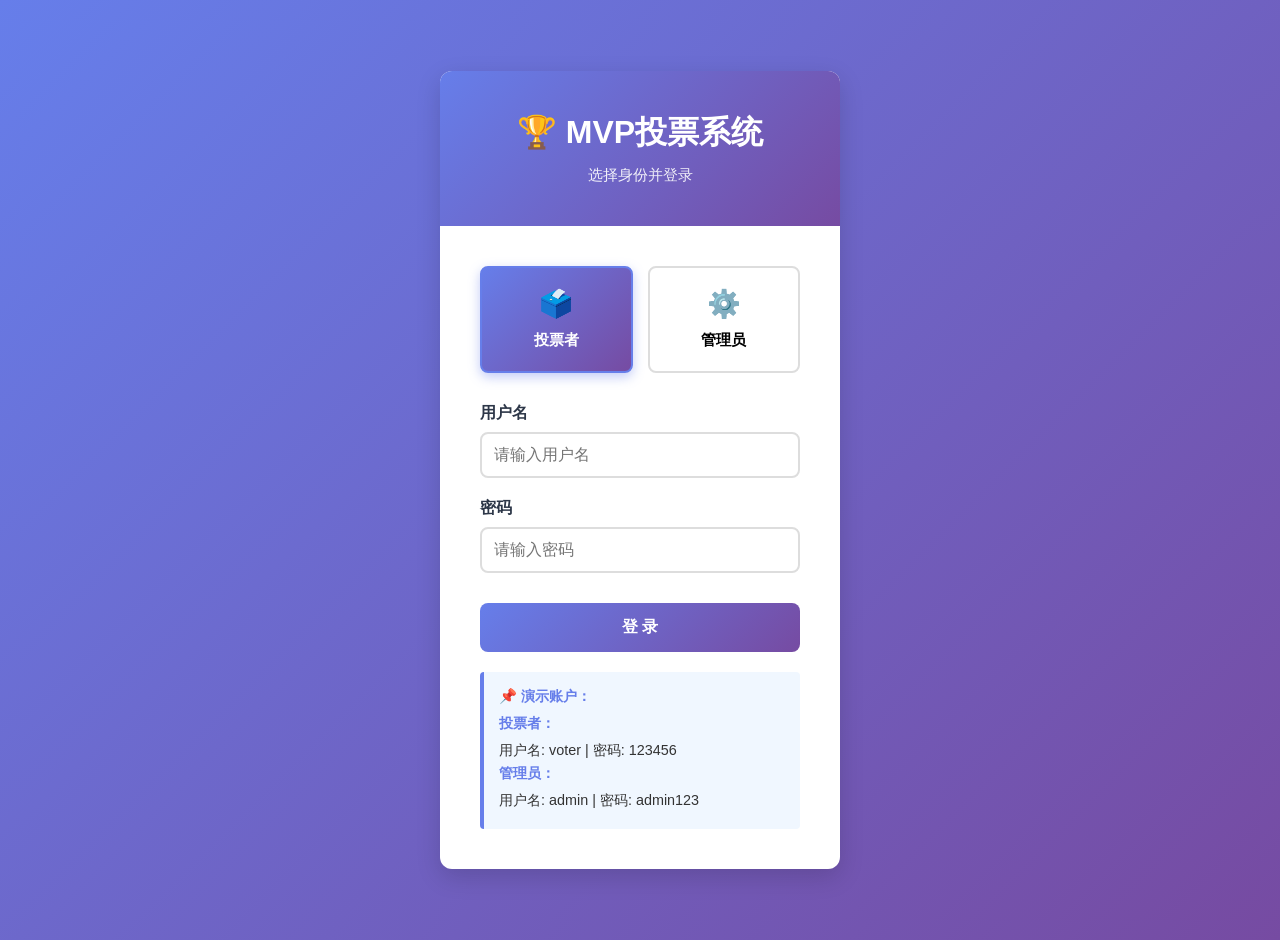
<file: index.html>
<!DOCTYPE html>
<html lang="zh-CN">
<head>
    <meta charset="UTF-8">
    <meta name="viewport" content="width=device-width, initial-scale=1.0">
    <title>最佳队员投票系统 - MVP选择器</title>
    <link rel="stylesheet" href="styles.css">
</head>
<body>
    <div class="container">
        <!-- 头部 -->
        <header class="header">
            <div style="display: flex; justify-content: space-between; align-items: center; flex-wrap: wrap;">
                <div>
                    <h1>🏆 最佳队员投票系统</h1>
                    <p class="subtitle">通过PK方式选出最佳队员</p>
                </div>
                <div id="user-info" style="color: white; text-align: right; margin-top: 10px;">
                    <p>欢迎 <strong id="username-display"></strong> (<span id="role-display"></span>)</p>
                    <button id="logout-btn" style="padding: 8px 16px; background: rgba(255,255,255,0.3); border: 1px solid white; color: white; border-radius: 6px; cursor: pointer; font-size: 0.9em; margin-top: 5px;">登出</button>
                </div>
            </div>
        </header>

        <!-- 主要内容区 -->
        <main class="main">
            <!-- 模式选择 -->
            <section class="mode-selection">
                <h2>选择模式</h2>
                <div class="mode-buttons">
                    <button class="mode-btn active" data-mode="pk">⚔️ PK模式</button>
                    <button class="mode-btn" data-mode="view">👁️ 查看排名</button>
                    <button class="mode-btn admin-only" data-mode="manage" style="display: none;">⚙️ 管理队员</button>
                </div>
            </section>

            <!-- PK模式 -->
            <section id="pk-mode" class="mode-content active">
                <h2>PK投票</h2>
                <div class="pk-container">
                    <div class="vs-section">
                        <div class="player-card left">
                            <img id="player1-img" src="https://via.placeholder.com/150" alt="队员1">
                            <h3 id="player1-name">队员A</h3>
                            <p id="player1-votes" class="votes">投票数: 0</p>
                        </div>

                        <div class="vs-text">VS</div>

                        <div class="player-card right">
                            <img id="player2-img" src="https://via.placeholder.com/150" alt="队员2">
                            <h3 id="player2-name">队员B</h3>
                            <p id="player2-votes" class="votes">投票数: 0</p>
                        </div>
                    </div>

                    <div class="vote-buttons">
                        <button class="vote-btn vote-left" id="vote-btn-1">投票给左边队员</button>
                        <button class="vote-btn vote-right" id="vote-btn-2">投票给右边队员</button>
                    </div>

                    <button class="next-btn" id="next-pk">下一轮 →</button>
                </div>
            </section>

            <!-- 查看排名 -->
            <section id="view-mode" class="mode-content">
                <h2>队员排名</h2>
                <div class="rankings-container">
                    <div class="ranking-list" id="ranking-list">
                        <!-- 排名列表将动态生成 -->
                    </div>
                </div>
            </section>

            <!-- 管理队员（仅管理员） -->
            <section id="manage-mode" class="mode-content">
                <h2>管理队员</h2>
                <div class="manage-container">
                    <div class="add-player-form">
                        <h3>添加新队员</h3>
                        <input type="text" id="player-name" placeholder="输入队员名称">
                        <input type="text" id="player-img" placeholder="输入队员头像URL">
                        <button class="add-btn" id="add-player-btn">添加队员</button>
                    </div>

                    <div class="players-list">
                        <h3>现有队员</h3>
                        <div id="players-container" class="players-grid">
                            <!-- 队员列表将动态生成 -->
                        </div>
                    </div>
                </div>
            </section>
        </main>

        <!-- 统计信息 -->
        <footer class="footer">
            <p>总投票数: <span id="total-votes">0</span> | 队员总数: <span id="total-players">0</span></p>
            <button class="export-btn" id="export-btn">导出结果</button>
            <button class="reset-btn admin-only" id="reset-btn" style="display: none;">重置数据</button>
        </footer>
    </div>

    <script src="script.js"></script>
</body>
</html>
</file>
<file: styles.css>
/* 全局样式 */
* {
    margin: 0;
    padding: 0;
    box-sizing: border-box;
}

:root {
    --primary-color: #ff6b6b;
    --secondary-color: #4ecdc4;
    --success-color: #51cf66;
    --warning-color: #ffd93d;
    --danger-color: #ff6b6b;
    --dark-bg: #1a1a2e;
    --light-bg: #f8f9fa;
    --card-bg: #ffffff;
    --text-dark: #2d3748;
    --text-light: #718096;
    --border-radius: 12px;
    --shadow: 0 4px 12px rgba(0, 0, 0, 0.1);
    --shadow-lg: 0 8px 24px rgba(0, 0, 0, 0.15);
}

body {
    font-family: 'Segoe UI', Tahoma, Geneva, Verdana, sans-serif;
    background: linear-gradient(135deg, #667eea 0%, #764ba2 100%);
    color: var(--text-dark);
    min-height: 100vh;
    padding: 20px;
}

/* 容器 */
.container {
    max-width: 1200px;
    margin: 0 auto;
    background: var(--card-bg);
    border-radius: var(--border-radius);
    overflow: hidden;
    box-shadow: var(--shadow-lg);
}

/* 头部 */
.header {
    background: linear-gradient(135deg, #667eea 0%, #764ba2 100%);
    color: white;
    padding: 40px 20px;
    text-align: center;
}

.header h1 {
    font-size: 2.5em;
    margin-bottom: 10px;
    text-shadow: 2px 2px 4px rgba(0, 0, 0, 0.2);
}

.header .subtitle {
    font-size: 1.1em;
    opacity: 0.9;
}

/* 主要内容 */
.main {
    padding: 40px 20px;
    min-height: 500px;
}

/* 模式选择 */
.mode-selection {
    margin-bottom: 40px;
    text-align: center;
}

.mode-selection h2 {
    margin-bottom: 20px;
    color: var(--text-dark);
}

.mode-buttons {
    display: flex;
    gap: 15px;
    justify-content: center;
    flex-wrap: wrap;
}

.mode-btn {
    padding: 12px 24px;
    border: 2px solid #ddd;
    background: white;
    border-radius: var(--border-radius);
    cursor: pointer;
    font-size: 1em;
    font-weight: 600;
    transition: all 0.3s ease;
}

.mode-btn:hover {
    border-color: var(--primary-color);
    color: var(--primary-color);
}

.mode-btn.active {
    background: var(--primary-color);
    color: white;
    border-color: var(--primary-color);
    box-shadow: var(--shadow);
}

/* 模式内容 */
.mode-content {
    display: none;
    animation: fadeIn 0.3s ease;
}

.mode-content.active {
    display: block;
}

.mode-content h2 {
    text-align: center;
    margin-bottom: 30px;
    color: var(--text-dark);
    font-size: 1.8em;
}

@keyframes fadeIn {
    from {
        opacity: 0;
        transform: translateY(10px);
    }
    to {
        opacity: 1;
        transform: translateY(0);
    }
}

/* PK模式 */
.pk-container {
    text-align: center;
}

.vs-section {
    display: flex;
    justify-content: space-around;
    align-items: center;
    margin: 40px 0;
    gap: 20px;
    flex-wrap: wrap;
}

.player-card {
    background: linear-gradient(135deg, #f5f7fa 0%, #c3cfe2 100%);
    border-radius: var(--border-radius);
    padding: 20px;
    flex: 1;
    min-width: 200px;
    max-width: 250px;
    box-shadow: var(--shadow);
    transition: transform 0.3s ease, box-shadow 0.3s ease;
}

.player-card:hover {
    transform: translateY(-5px);
    box-shadow: var(--shadow-lg);
}

.player-card.highlight {
    background: linear-gradient(135deg, #ffd89b 0%, #ff6b6b 100%);
    color: white;
    animation: pulse 0.3s ease;
}

.player-card img {
    width: 150px;
    height: 150px;
    border-radius: 50%;
    object-fit: cover;
    margin-bottom: 15px;
    border: 4px solid white;
    box-shadow: var(--shadow);
}

.player-card h3 {
    font-size: 1.3em;
    margin-bottom: 10px;
}

.player-card .votes {
    font-size: 0.9em;
    opacity: 0.8;
}

.vs-text {
    font-size: 2em;
    font-weight: bold;
    color: var(--primary-color);
    min-width: 60px;
}

/* 投票按钮 */
.vote-buttons {
    display: flex;
    gap: 20px;
    justify-content: center;
    margin: 30px 0;
    flex-wrap: wrap;
}

.vote-btn {
    padding: 15px 30px;
    font-size: 1.1em;
    font-weight: 600;
    border: none;
    border-radius: var(--border-radius);
    cursor: pointer;
    transition: all 0.3s ease;
    flex: 1;
    min-width: 200px;
}

.vote-btn.vote-left {
    background: linear-gradient(135deg, #667eea 0%, #764ba2 100%);
    color: white;
}

.vote-btn.vote-left:hover {
    transform: scale(1.05);
    box-shadow: var(--shadow-lg);
}

.vote-btn.vote-left:active {
    transform: scale(0.98);
}

.vote-btn.vote-right {
    background: linear-gradient(135deg, #f093fb 0%, #f5576c 100%);
    color: white;
}

.vote-btn.vote-right:hover {
    transform: scale(1.05);
    box-shadow: var(--shadow-lg);
}

.vote-btn.vote-right:active {
    transform: scale(0.98);
}

/* 下一轮按钮 */
.next-btn {
    padding: 12px 40px;
    background: var(--success-color);
    color: white;
    border: none;
    border-radius: var(--border-radius);
    font-size: 1em;
    font-weight: 600;
    cursor: pointer;
    transition: all 0.3s ease;
    margin-top: 20px;
}

.next-btn:hover {
    background: #40c057;
    transform: scale(1.05);
}

/* 排名容器 */
.rankings-container {
    max-width: 600px;
    margin: 0 auto;
}

.ranking-list {
    list-style: none;
}

.ranking-item {
    display: flex;
    align-items: center;
    padding: 20px;
    background: #f8f9fa;
    border-radius: var(--border-radius);
    margin-bottom: 15px;
    box-shadow: var(--shadow);
    transition: transform 0.3s ease;
}

.ranking-item:hover {
    transform: translateX(5px);
}

.ranking-rank {
    font-size: 1.5em;
    font-weight: bold;
    color: var(--primary-color);
    min-width: 50px;
    text-align: center;
}

.ranking-rank.gold {
    color: #ffd700;
    font-size: 2em;
}

.ranking-rank.silver {
    color: #c0c0c0;
    font-size: 1.8em;
}

.ranking-rank.bronze {
    color: #cd7f32;
    font-size: 1.6em;
}

.ranking-img {
    width: 60px;
    height: 60px;
    border-radius: 50%;
    object-fit: cover;
    margin: 0 15px;
    border: 3px solid white;
    box-shadow: var(--shadow);
}

.ranking-info {
    flex: 1;
    text-align: left;
}

.ranking-info h4 {
    font-size: 1.1em;
    margin-bottom: 5px;
    color: var(--text-dark);
}

.ranking-info p {
    color: var(--text-light);
    font-size: 0.9em;
}

.ranking-votes {
    font-size: 1.3em;
    font-weight: bold;
    color: var(--primary-color);
    min-width: 100px;
    text-align: right;
}

/* 管理容器 */
.manage-container {
    max-width: 800px;
    margin: 0 auto;
}

.add-player-form {
    background: #f8f9fa;
    padding: 30px;
    border-radius: var(--border-radius);
    margin-bottom: 40px;
    box-shadow: var(--shadow);
}

.add-player-form h3 {
    margin-bottom: 20px;
    color: var(--text-dark);
}

.add-player-form input {
    width: 100%;
    padding: 12px;
    margin-bottom: 15px;
    border: 2px solid #ddd;
    border-radius: var(--border-radius);
    font-size: 1em;
    transition: border-color 0.3s ease;
}

.add-player-form input:focus {
    outline: none;
    border-color: var(--primary-color);
}

.add-btn {
    width: 100%;
    padding: 12px;
    background: var(--primary-color);
    color: white;
    border: none;
    border-radius: var(--border-radius);
    font-size: 1em;
    font-weight: 600;
    cursor: pointer;
    transition: all 0.3s ease;
}

.add-btn:hover {
    background: #ff5252;
    transform: scale(1.02);
}

.players-list h3 {
    margin-bottom: 20px;
    color: var(--text-dark);
}

.players-grid {
    display: grid;
    grid-template-columns: repeat(auto-fill, minmax(150px, 1fr));
    gap: 20px;
    margin-top: 20px;
}

.player-item {
    background: white;
    border: 2px solid #eee;
    border-radius: var(--border-radius);
    padding: 15px;
    text-align: center;
    transition: all 0.3s ease;
    box-shadow: var(--shadow);
}

.player-item:hover {
    border-color: var(--primary-color);
    box-shadow: var(--shadow-lg);
    transform: translateY(-5px);
}

.player-item img {
    width: 100%;
    height: 100px;
    border-radius: var(--border-radius);
    object-fit: cover;
    margin-bottom: 10px;
}

.player-item h4 {
    margin-bottom: 10px;
    color: var(--text-dark);
    font-size: 0.95em;
}

.player-item p {
    font-size: 0.85em;
    color: var(--text-light);
    margin-bottom: 10px;
}

.delete-btn {
    width: 100%;
    padding: 8px;
    background: var(--danger-color);
    color: white;
    border: none;
    border-radius: 6px;
    cursor: pointer;
    font-size: 0.9em;
    transition: all 0.3s ease;
}

.delete-btn:hover {
    background: #ff5252;
}

/* 底部 */
.footer {
    background: #f8f9fa;
    padding: 20px;
    text-align: center;
    border-top: 2px solid #eee;
    display: flex;
    justify-content: center;
    gap: 20px;
    flex-wrap: wrap;
}

.footer p {
    font-weight: 600;
    color: var(--text-dark);
}

.reset-btn,
.export-btn {
    padding: 10px 20px;
    border: 2px solid #ddd;
    background: white;
    border-radius: 6px;
    cursor: pointer;
    font-weight: 600;
    transition: all 0.3s ease;
}

.reset-btn:hover {
    border-color: var(--danger-color);
    color: var(--danger-color);
}

.export-btn:hover {
    border-color: var(--success-color);
    color: var(--success-color);
}

/* 响应式设计 */
@media (max-width: 768px) {
    .header h1 {
        font-size: 2em;
    }

    .vs-section {
        flex-direction: column;
        margin: 20px 0;
    }

    .vs-text {
        transform: rotate(90deg);
        margin: -10px 0;
    }

    .vote-buttons {
        flex-direction: column;
    }

    .vote-btn {
        min-width: 100%;
    }

    .players-grid {
        grid-template-columns: repeat(auto-fill, minmax(120px, 1fr));
    }

    .main {
        padding: 20px 10px;
    }
}

@media (max-width: 480px) {
    .header {
        padding: 30px 10px;
    }

    .header h1 {
        font-size: 1.5em;
    }

    .mode-buttons {
        flex-direction: column;
        gap: 10px;
    }

    .mode-btn {
        width: 100%;
    }

    .player-card {
        min-width: 100%;
        max-width: 100%;
    }

    .player-card img {
        width: 100px;
        height: 100px;
    }

    .footer {
        flex-direction: column;
        gap: 10px;
    }

    .reset-btn,
    .export-btn {
        width: 100%;
    }
}

/* 动画 */
@keyframes slideIn {
    from {
        opacity: 0;
        transform: translateX(-20px);
    }
    to {
        opacity: 1;
        transform: translateX(0);
    }
}

@keyframes pulse {
    0%, 100% {
        transform: scale(1);
    }
    50% {
        transform: scale(1.05);
    }
}

.vote-btn:active {
    animation: pulse 0.3s ease;
}
</file>
